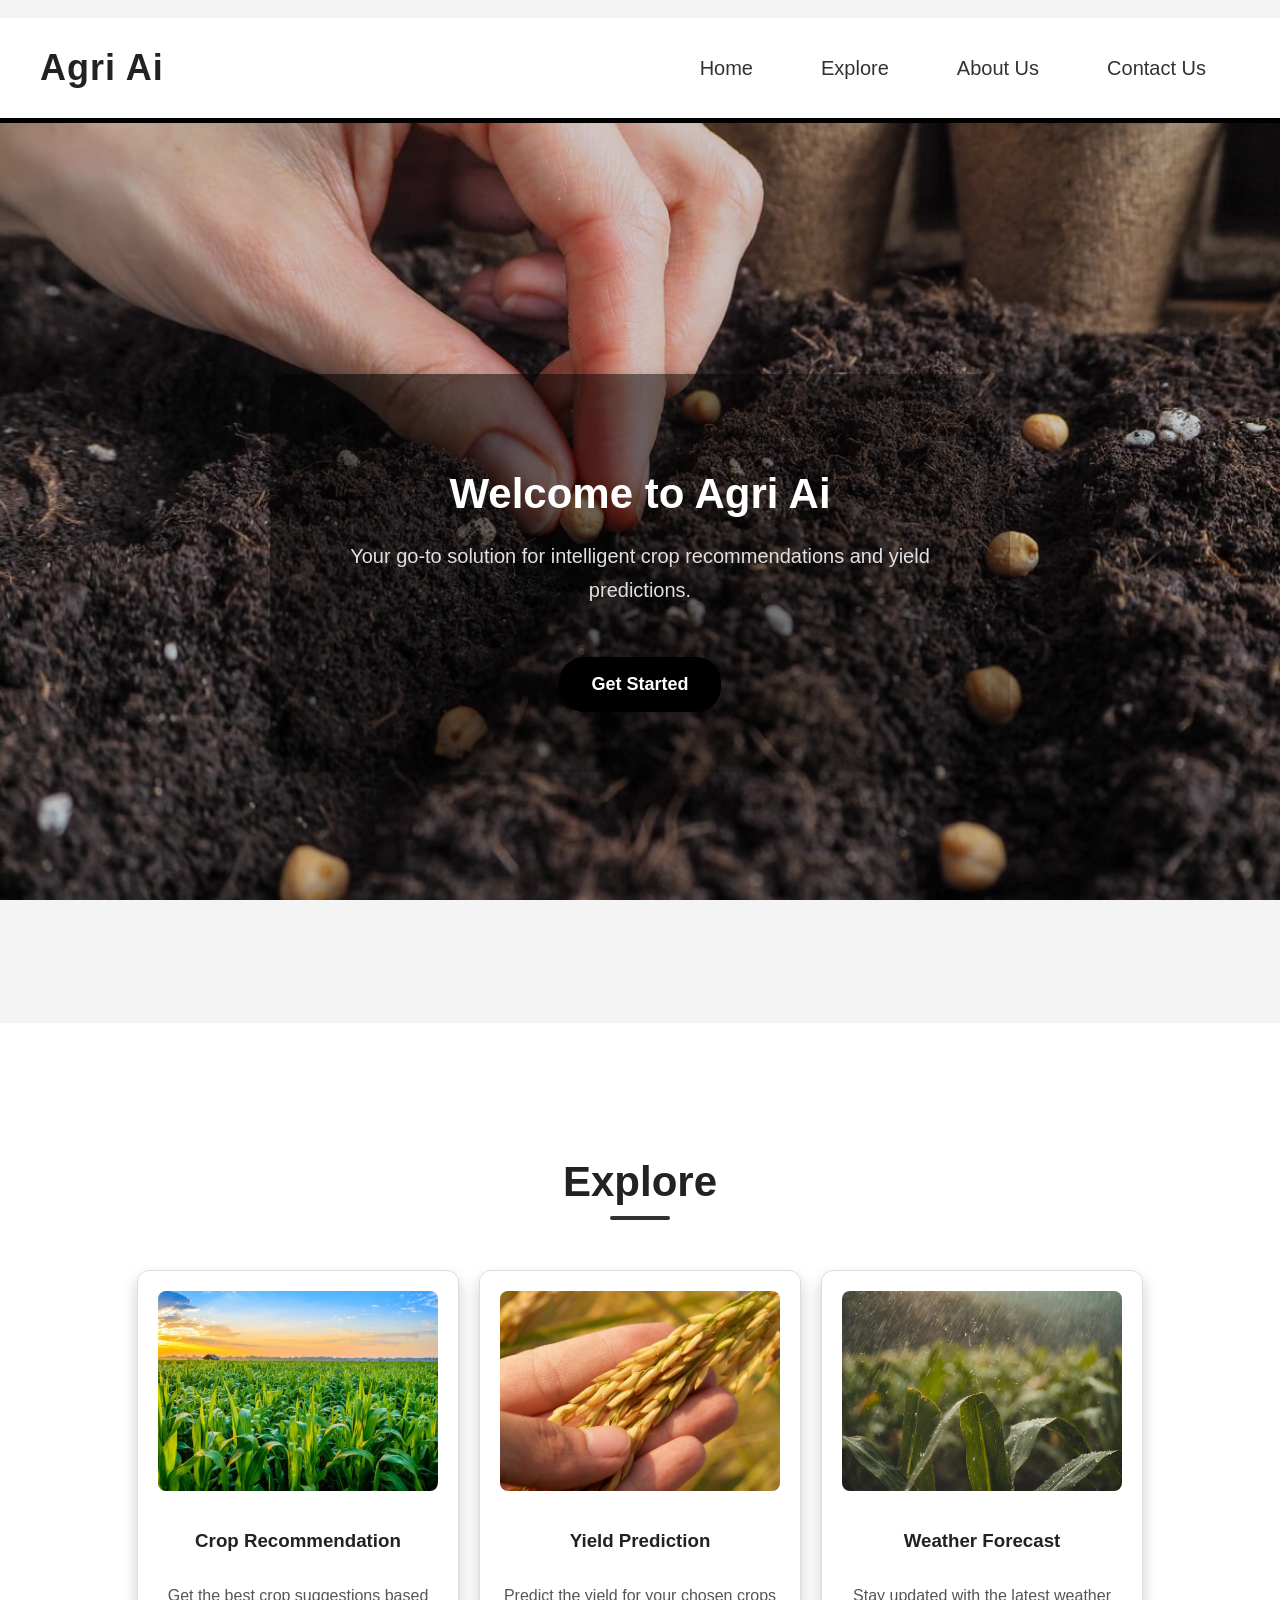
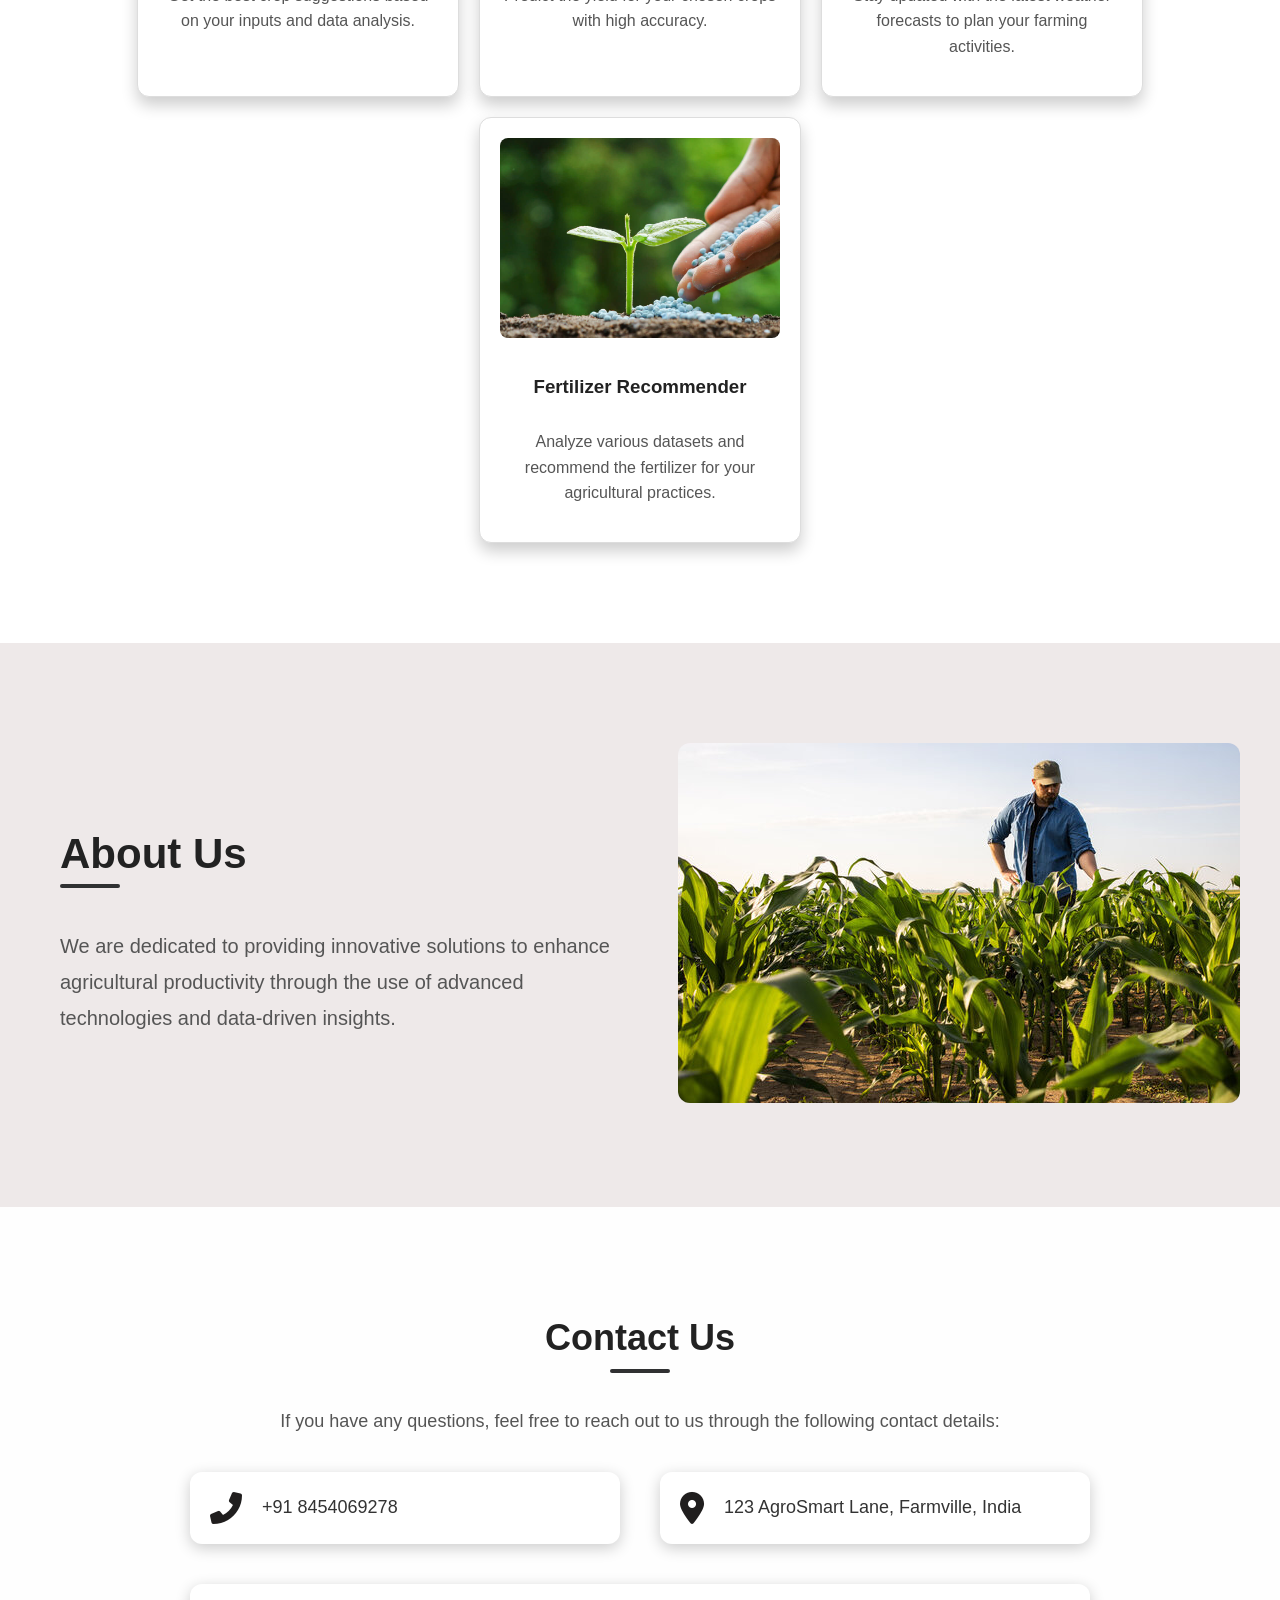
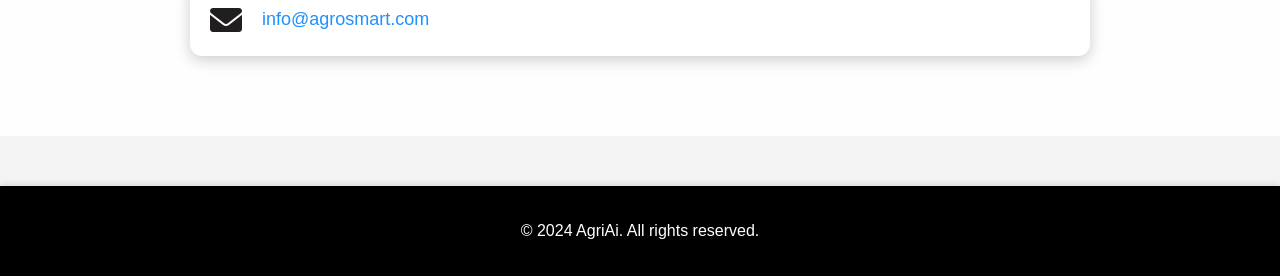
<file: templates/index.html>
<!DOCTYPE html>
<html lang="en">
  <head>
    <meta charset="UTF-8" />
    <meta name="viewport" content="width=device-width, initial-scale=1.0" />
    <title>Crop Recommender System</title>
    <link rel="stylesheet" href="../static/css/style.css" />
    <link
      rel="icon"
      type="image/png"
      href="../static/image/Untitled design.png"
    />
    <link
      rel="stylesheet"
      href="https://cdnjs.cloudflare.com/ajax/libs/font-awesome/6.0.0-beta3/css/all.min.css"
    />
    <style>
      html {
        scroll-behavior: smooth;
      }

      .translate-section {
        margin-left: auto;
        margin-right: 20px; /* Space on the right */
      }

      /* Styles for the language dropdown */
      #google_translate_element {
        display: inline-block;
      }

      #google_translate_element select {
        padding: 8px 12px;
        border: none;
        border-radius: 5px;
        background-color: white; /* White background for dropdown */
        color: #333; /* Dark text color */
        font-size: 14px; /* Font size */
        box-shadow: 0 2px 5px rgba(0, 0, 0, 0.2); /* Shadow for depth */
        transition: background-color 0.3s ease; /* Smooth transition */
      }

      #google_translate_element select:hover {
        background-color: white; /* Light grey on hover */
      }

      /* Hide "Powered by Google Translate" */
      .skiptranslate > iframe.skiptranslate {
        display: none !important; /* Hides iframe that shows the "Powered by Google Translate" */
      }

      /* For hiding the original text */
      body {
        top: 0 !important; /* To prevent any unnecessary space */
      }
    </style>
    <!-- You can place this script in a separate file or in the <head> -->
    <script>
      document.addEventListener("DOMContentLoaded", function () {
        document.querySelectorAll('a[href^="#"]').forEach((anchor) => {
          anchor.addEventListener("click", function (e) {
            e.preventDefault();
            document.querySelector(this.getAttribute("href")).scrollIntoView({
              behavior: "smooth",
            });
          });
        });
      });
    </script>
  </head>
  <body>
    <!-- Language selection dropdown with Google Translate -->
    <div class="translate-section" id="google_translate_element"></div>
    <header>
      <div class="container">
        <h1 class="logo">Agri Ai</h1>
        <nav>
          <ul>
            <li><a href="#home">Home</a></li>
            <li><a href="#features">Explore</a></li>
            <li><a href="#about">About Us</a></li>
            <li><a href="#contact">Contact Us</a></li>
          </ul>
        </nav>
      </div>
    </header>

    <section id="home">
      <div class="intro">
        <h1>Welcome to Agri Ai</h1>
        <p>
          Your go-to solution for intelligent crop recommendations and yield
          predictions.
        </p>
        <a href="/login" class="btn" id="get-started-btn"
          >Get Started</a
        >
      </div>
    </section>

    <section id="features" class="features-section">
      <h2>Explore</h2>
      <div class="features-container">
        <div class="feature-box">
          <img src="../static/image/crops-grow.jpg" alt="Crop Recommendation" />
          <h3>Crop Recommendation</h3>
          <p>
            Get the best crop suggestions based on your inputs and data
            analysis.
          </p>
        </div>
        <div class="feature-box">
          <img src="../static/image/crop-yeild.jpg" alt="Yield Prediction" />
          <h3>Yield Prediction</h3>
          <p>Predict the yield for your chosen crops with high accuracy.</p>
        </div>
        <div class="feature-box">
          <img src="../static/image/crop-rain.jpg" alt="Weather Forecast" />
          <h3>Weather Forecast</h3>
          <p>
            Stay updated with the latest weather forecasts to plan your farming
            activities.
          </p>
        </div>
        <div class="feature-box">
          <img
            src="../static/image/crop-fertilizer.jpg"
            alt="Fertilizer Recommender"
          />
          <h3>Fertilizer Recommender</h3>
          <p>
            Analyze various datasets and recommend the fertilizer for your
            agricultural practices.
          </p>
        </div>
      </div>
    </section>

    <section id="about" class="about-section">
      <div class="about-content">
        <div class="about-text">
          <h2>About Us</h2>
          <p>
            We are dedicated to providing innovative solutions to enhance
            agricultural productivity through the use of advanced technologies
            and data-driven insights.
          </p>
        </div>
        <div class="about-image">
          <img src="../static/image/farm.jpg" alt="About Us" />
        </div>
      </div>
    </section>

    <section id="contact" class="contact-section">
      <h2>Contact Us</h2>
      <p>
        If you have any questions, feel free to reach out to us through the
        following contact details:
      </p>
      <div class="contact-details">
        <div class="contact-item">
          <i class="fas fa-phone-alt"></i>
          <p>+91 8454069278</p>
        </div>
        <div class="contact-item">
          <i class="fas fa-map-marker-alt"></i>
          <p>123 AgroSmart Lane, Farmville, India</p>
        </div>
        <div class="contact-item">
          <i class="fas fa-envelope"></i>
          <p><a href="mailto:info@agrosmart.com">info@agrosmart.com</a></p>
        </div>
      </div>
    </section>
    <!-- Google Translate Script -->
    <script type="text/javascript">
      function googleTranslateElementInit() {
        new google.translate.TranslateElement(
          {
            pageLanguage: "en",
            includedLanguages: "en,hi,mr",
            layout: google.translate.TranslateElement.InlineLayout.SIMPLE,
          },
          "google_translate_element"
        );

        // Store the selected language in local storage
        function setLanguage(lang) {
          localStorage.setItem("preferredLanguage", lang);
        }

        // Retrieve the preferred language from local storage
        function getPreferredLanguage() {
          return localStorage.getItem("preferredLanguage") || "en"; // Default to English
        }

        // Load the selected language on page load
        window.onload = function () {
          const preferredLanguage = getPreferredLanguage();
          if (preferredLanguage) {
            document.querySelector("#google_translate_element select").value =
              preferredLanguage; // Set the dropdown to the stored language
            setLanguage(preferredLanguage); // Call setLanguage function to store it
          }
        };

        // Add event listener to the dropdown to save the selected language
        document.addEventListener("change", function (event) {
          if (event.target.matches("#google_translate_element select")) {
            setLanguage(event.target.value);
          }
        });
      }
    </script>
    <script
      type="text/javascript"
      src="//translate.google.com/translate_a/element.js?cb=googleTranslateElementInit"
    ></script>

    <footer>
      <p>&copy; 2024 AgriAi. All rights reserved.</p>
    </footer>
  </body>
</html>
</file>
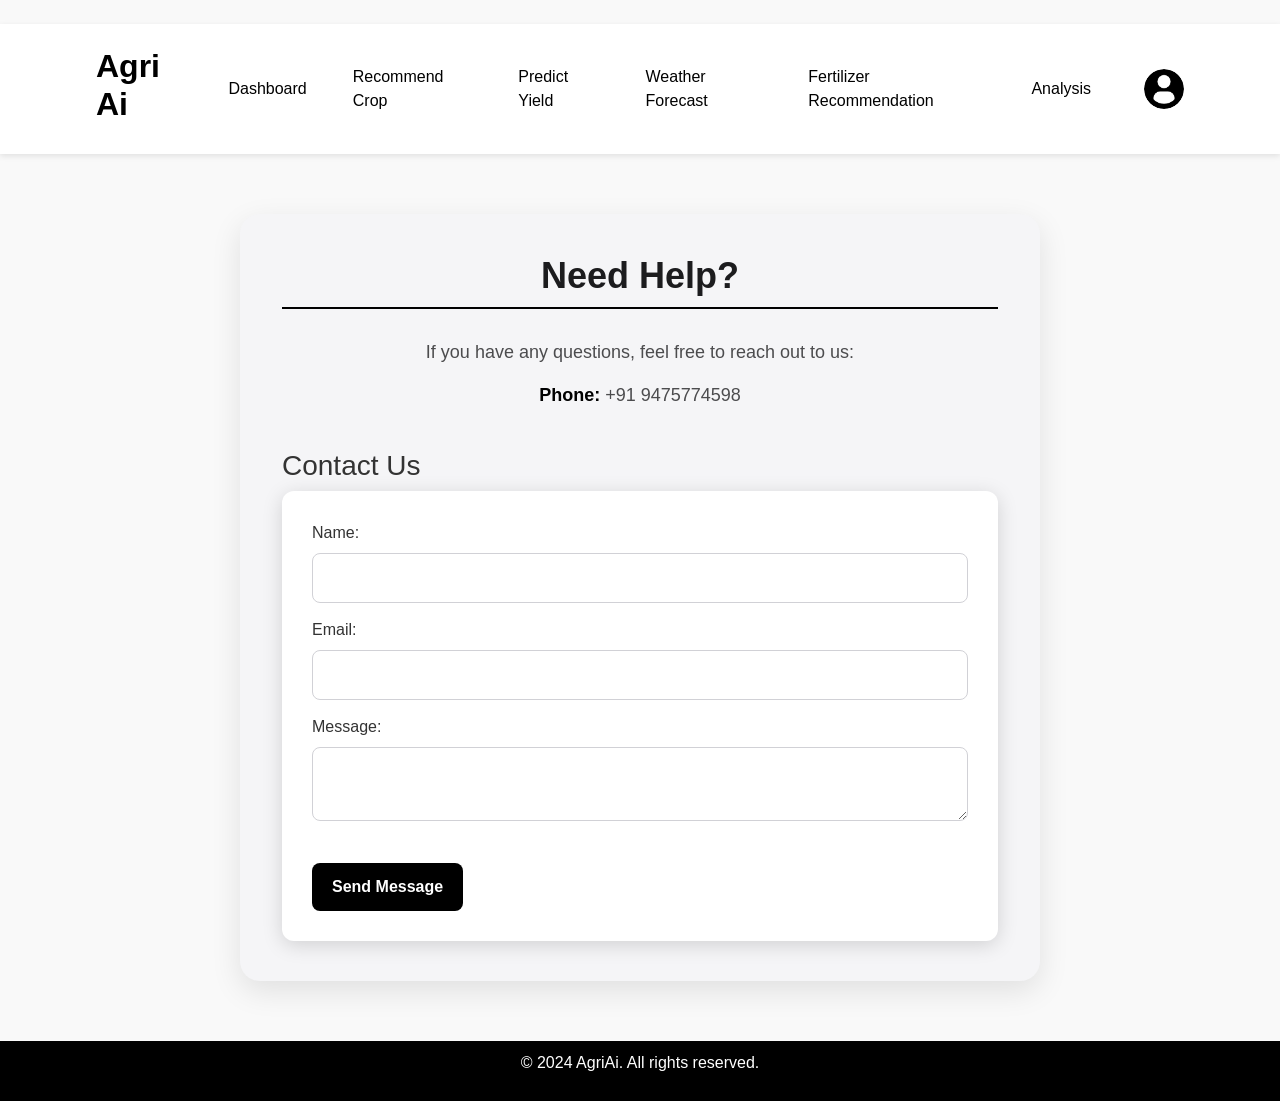
<file: templates/help.html>
<!DOCTYPE html>
<html lang="en">
  <head>
    <meta charset="UTF-8" />
    <meta name="viewport" content="width=device-width, initial-scale=1.0" />
    <title>Help - AgroSmart</title>
    <link
      href="https://cdn.jsdelivr.net/npm/bootstrap@5.0.2/dist/css/bootstrap.min.css"
      rel="stylesheet"
      integrity="sha384-EVSTQN3/azprG1Anm3QDgpJLIm9Nao0Yz1ztcQTwFspd3yD65VohhpuuCOmLASjC"
      crossorigin="anonymous"
    />
    <script
      src="https://cdn.jsdelivr.net/npm/bootstrap@5.0.2/dist/js/bootstrap.bundle.min.js"
      integrity="sha384-MrcW6ZMFYlzcLA8Nl+NtUVF0sA7MsXsP1UyJoMp4YLEuNSfAP+JcXn/tWtIaxVXM"
      crossorigin="anonymous"
    ></script>
    <link
      rel="icon"
      type="image/png"
      href="../static/image/Untitled design.png"
    />
    <link rel="stylesheet" href="../static/css/help.css" />
    <style>
      html {
        scroll-behavior: smooth;
      }

      .translate-section {
        margin-left: auto;
      }

      /* Styles for the language dropdown */
      #google_translate_element {
        display: inline-block;
        z-index: 1001; /* Ensure it's above the header */
      }

      #google_translate_element select {
        padding: 8px 12px;
        border: none;
        border-radius: 5px;
        background-color: white; /* White background for dropdown */
        color: #333; /* Dark text color */
        font-size: 14px; /* Font size */
        box-shadow: 0 2px 5px rgba(0, 0, 0, 0.2); /* Shadow for depth */
        transition: background-color 0.3s ease; /* Smooth transition */
      }

      #google_translate_element select:hover {
        background-color: white; /* Light grey on hover */
      }

      /* Hide "Powered by Google Translate" */
      .skiptranslate > iframe.skiptranslate {
        display: none !important; /* Hides iframe that shows the "Powered by Google Translate" */
      }

      /* For hiding the original text */
      body {
        top: 0 !important; /* To prevent any unnecessary space */
      }
    </style>
  </head>
  <body>
    <!-- Language selection dropdown with Google Translate -->
    <div class="translate-section" id="google_translate_element"></div>
    <header>
      <div class="container">
        <h1 class="logo">Agri Ai</h1>
        <div class="nav-right">
          <nav>
            <ul>
              <li><a href="/dashboard">Dashboard</a></li>
              <li>
                <a href="/crop-recommend">Recommend Crop</a>
              </li>
              <li>
                <a href="/yield-predict">Predict Yield</a>
              </li>
              <li>
                <a href="/weather-forecast">Weather Forecast</a>
              </li>
              <li>
                <a href="/fertilizer-recommend">Fertilizer Recommendation</a>
              </li>
              <li><a href="/analysis">Analysis</a></li>
            </ul>
          </nav>
          <div class="user-menu">
            <img
              src="../static/image/user-logo.png"
              alt="User"
              class="user-icon"
              onclick="toggleUserMenu()"
            />
            <div class="user-dropdown" id="user-dropdown">
              <a href="/profile">View Profile</a>
              <a href="/help">Help ?</a>
              <a href="/logout">Logout</a>
            </div>
          </div>
        </div>
      </div>
    </header>

    <section id="help">
      <div class="container">
        <h2>Need Help?</h2>
        <div class="contact-info">
          <p>If you have any questions, feel free to reach out to us:</p>
          <p><strong>Phone:</strong> +91 9475774598</p>
          <!-- Replace with your contact number -->
        </div>

        <h3>Contact Us</h3>
        <form
          id="helpForm"
          action="https://api.web3forms.com/submit"
          method="POST"
        >
          <input
            type="hidden"
            name="access_key"
            value="your-secret-key"
          />
          <label for="name">Name:</label>
          <input type="text" id="name" name="name" required />

          <label for="email">Email:</label>
          <input type="email" id="email" name="email" required />

          <label for="message">Message:</label>
          <textarea id="message" name="message" required></textarea>

          <button type="submit">Send Message</button>
        </form>
      </div>
    </section>
    <script>
      function toggleUserMenu() {
        const userDropdown = document.getElementById("user-dropdown");
        userDropdown.classList.toggle("show");
      }

      function logout() {
        window.location.href = "{{ url_for('logout') }}";
      }

      // Close the dropdown if the user clicks outside of it
      window.onclick = function (event) {
        if (!event.target.matches(".user-icon")) {
          const dropdowns = document.getElementsByClassName("user-dropdown");
          for (let i = 0; i < dropdowns.length; i++) {
            const openDropdown = dropdowns[i];
            if (openDropdown.classList.contains("show")) {
              openDropdown.classList.remove("show");
            }
          }
        }
      };
    </script>

    <!-- Google Translate Script -->
    <script type="text/javascript">
      function googleTranslateElementInit() {
        new google.translate.TranslateElement(
          {
            pageLanguage: "en",
            includedLanguages: "en,hi,mr",
            layout: google.translate.TranslateElement.InlineLayout.SIMPLE,
          },
          "google_translate_element"
        );

        // Store the selected language in local storage
        function setLanguage(lang) {
          localStorage.setItem("preferredLanguage", lang);
        }

        // Retrieve the preferred language from local storage
        function getPreferredLanguage() {
          return localStorage.getItem("preferredLanguage") || "en"; // Default to English
        }

        // Load the selected language on page load
        window.onload = function () {
          const preferredLanguage = getPreferredLanguage();
          if (preferredLanguage) {
            document.querySelector("#google_translate_element select").value =
              preferredLanguage; // Set the dropdown to the stored language
            setLanguage(preferredLanguage); // Call setLanguage function to store it
          }
        };

        // Add event listener to the dropdown to save the selected language
        document.addEventListener("change", function (event) {
          if (event.target.matches("#google_translate_element select")) {
            setLanguage(event.target.value);
          }
        });
      }
    </script>
    <script
      type="text/javascript"
      src="//translate.google.com/translate_a/element.js?cb=googleTranslateElementInit"
    ></script>

    <footer>
      <p>&copy; 2024 AgriAi. All rights reserved.</p>
    </footer>
  </body>
</html>
</file>
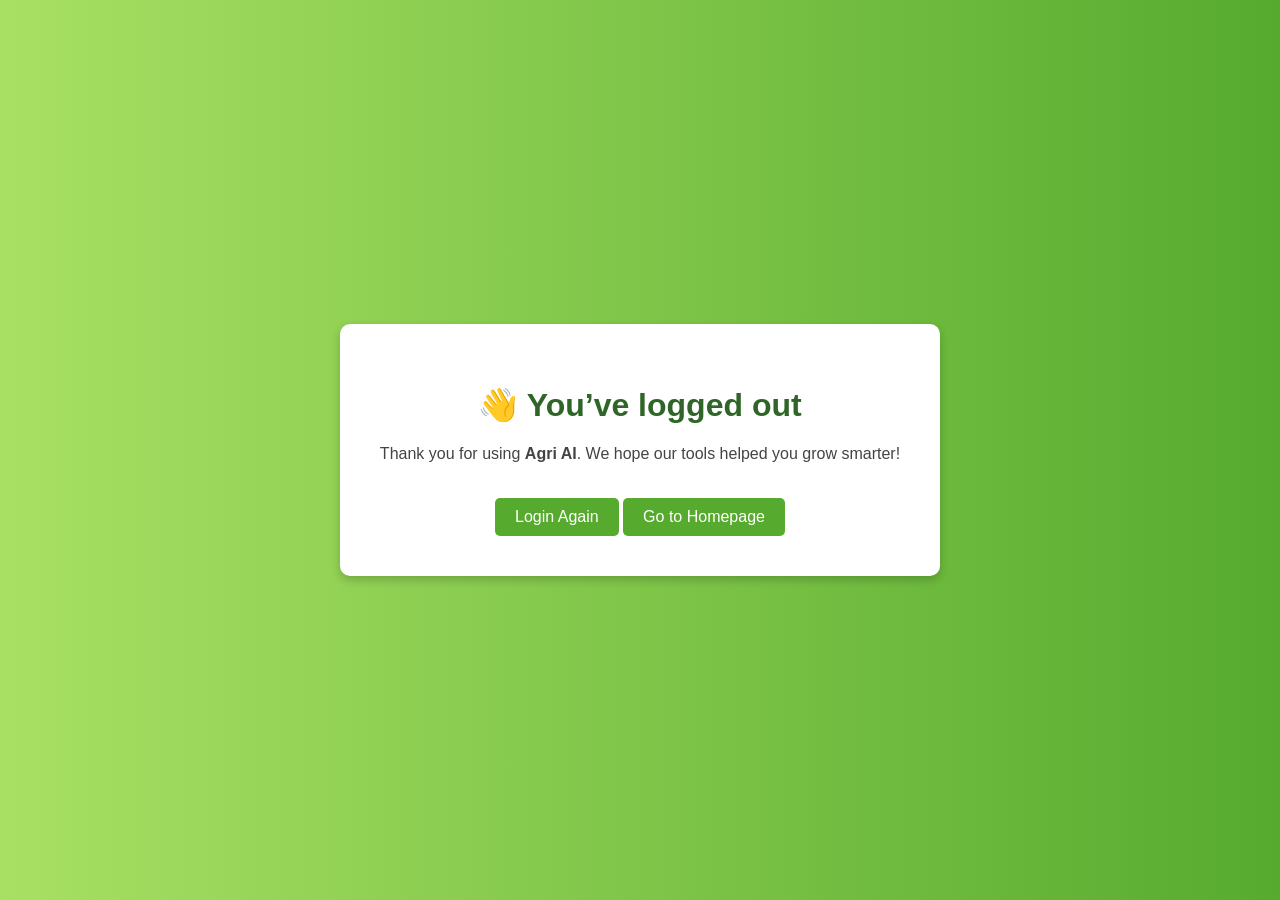
<file: templates/logout.html>
<!DOCTYPE html>
<html lang="en">
<head>
  <meta charset="UTF-8">
  <meta name="viewport" content="width=device-width, initial-scale=1.0">
  <title>Logout - Agri AI</title>
  <style>
    body {
      font-family: Arial, sans-serif;
      background: linear-gradient(to right, #a8e063, #56ab2f);
      display: flex;
      justify-content: center;
      align-items: center;
      height: 100vh;
      margin: 0;
    }
    .logout-container {
      background: #fff;
      padding: 40px;
      border-radius: 10px;
      text-align: center;
      box-shadow: 0 4px 10px rgba(0,0,0,0.2);
    }
    h1 {
      color: #2f6627;
    }
    p {
      margin: 15px 0;
      color: #444;
    }
    .btn {
      display: inline-block;
      padding: 10px 20px;
      margin-top: 20px;
      background: #56ab2f;
      color: #fff;
      text-decoration: none;
      border-radius: 5px;
      transition: background 0.3s;
    }
    .btn:hover {
      background: #2f6627;
    }
  </style>
</head>
<body>
  <div class="logout-container">
    <h1>👋 You’ve logged out</h1>
    <p>Thank you for using <strong>Agri AI</strong>. We hope our tools helped you grow smarter!</p>
    <a href="/login" class="btn">Login Again</a>
    <a href="/" class="btn">Go to Homepage</a>
  </div>
</body>
</html>
</file>
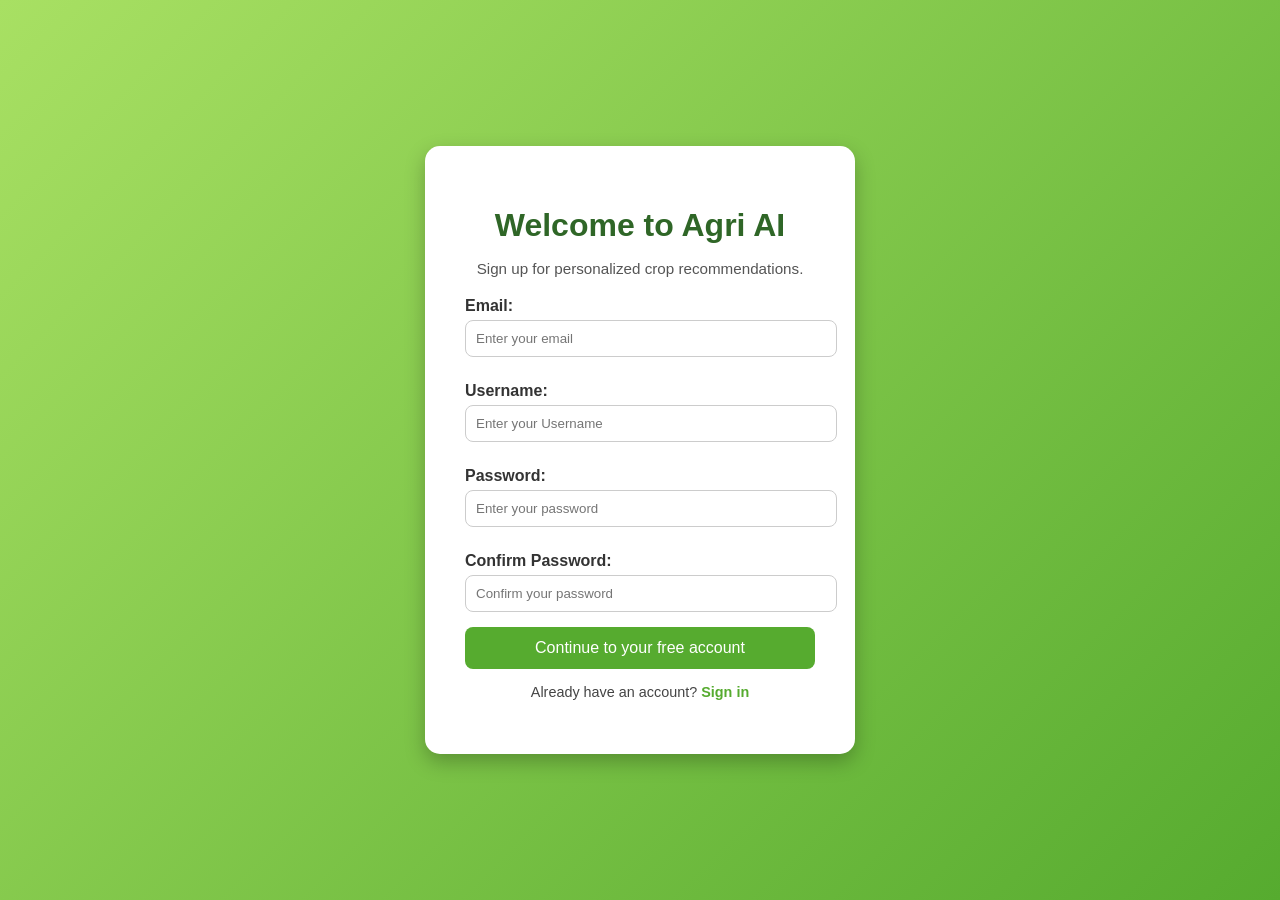
<file: templates/signup.html>
<!DOCTYPE html>
<html lang="en">
<head>
  <meta charset="UTF-8">
  <meta name="viewport" content="width=device-width, initial-scale=1.0">
  <title>Agri AI - Signup</title>
  <style>
    body {
      font-family: 'Segoe UI', sans-serif;
      background: linear-gradient(135deg, #a8e063, #56ab2f);
      display: flex;
      justify-content: center;
      align-items: center;
      height: 100vh;
      margin: 0;
    }

    .form-container {
      background: #fff;
      padding: 40px;
      border-radius: 15px;
      box-shadow: 0 8px 20px rgba(0,0,0,0.25);
      width: 350px;
      text-align: center;
      animation: fadeIn 1s ease;
    }

    @keyframes fadeIn {
      from {opacity: 0; transform: translateY(-20px);}
      to {opacity: 1; transform: translateY(0);}
    }

    h1 {
      color: #2f6627;
      margin-bottom: 10px;
    }

    .subtitle {
      color: #555;
      font-size: 0.95em;
      margin-bottom: 20px;
    }

    label {
      display: block;
      text-align: left;
      margin: 10px 0 5px;
      font-weight: bold;
      color: #333;
    }

    input {
      width: 100%;
      padding: 10px;
      margin-bottom: 15px;
      border: 1px solid #ccc;
      border-radius: 8px;
      transition: border-color 0.3s, box-shadow 0.3s;
    }

    input:focus {
      border-color: #56ab2f;
      box-shadow: 0 0 8px rgba(86,171,47,0.4);
      outline: none;
    }

    button {
      width: 100%;
      padding: 12px;
      background: #56ab2f;
      color: #fff;
      border: none;
      border-radius: 8px;
      font-size: 1em;
      cursor: pointer;
      transition: background 0.3s, transform 0.2s;
    }

    button:hover {
      background: #2f6627;
      transform: scale(1.05);
    }

    .login {
      margin-top: 15px;
      font-size: 0.9em;
      color: #444;
    }

    .login a {
      color: #56ab2f;
      text-decoration: none;
      font-weight: bold;
    }

    .login a:hover {
      text-decoration: underline;
    }
  </style>
</head>
<body>
  <!-- Signup Form -->
  <div class="form-container signup-form" id="signup-form">
    <h1>Welcome to Agri AI</h1>
    <p class="subtitle">Sign up for personalized crop recommendations.</p>
    <form method="POST" action="/signup">
      <label for="email">Email:</label>
      <input type="email" id="email" name="email" placeholder="Enter your email" required />

      <label for="username">Username:</label>
      <input type="text" id="username" name="username" placeholder="Enter your Username" required />

      <label for="password">Password:</label>
      <input type="password" id="password" name="password" placeholder="Enter your password" required />

      <label for="confirm_password">Confirm Password:</label>
      <input type="password" id="confirm_password" name="confirm_password" placeholder="Confirm your password" required />

      <button type="submit">Continue to your free account</button>
    </form>
    <p class="login">
      Already have an account? <a href="/login" id="show-login">Sign in</a>
    </p>
  </div>
</body>
</html>
</file>
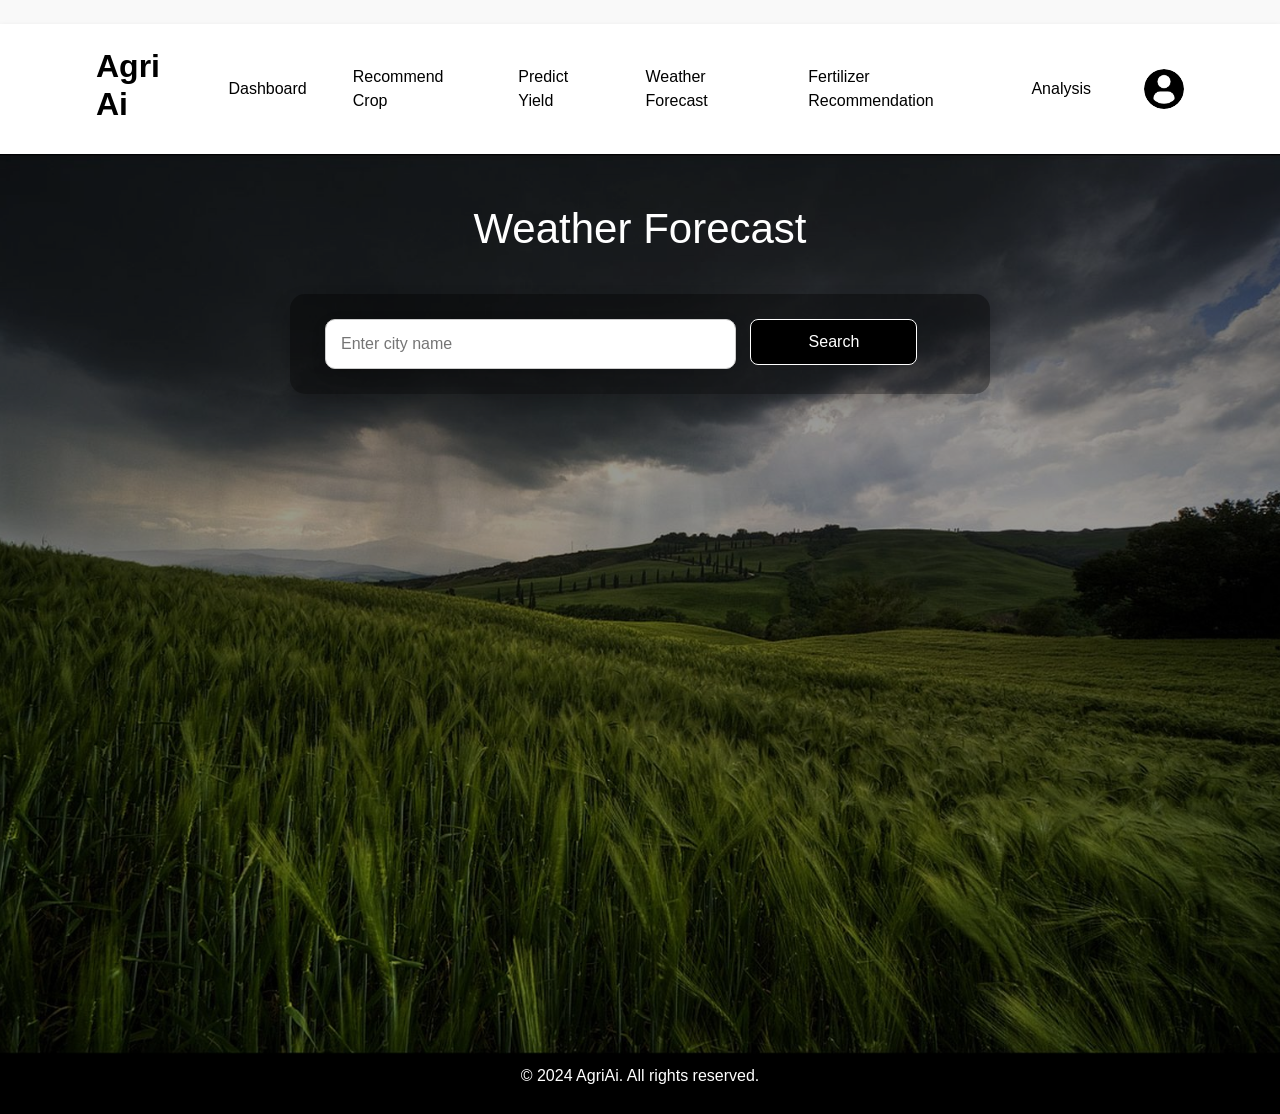
<file: templates/weather-forecast.html>
<!DOCTYPE html>
<html lang="en">
  <head>
    <meta charset="UTF-8" />
    <meta name="viewport" content="width=device-width, initial-scale=1.0" />
    <title>Weather Forecast</title>
    <link
      href="https://cdn.jsdelivr.net/npm/bootstrap@5.0.2/dist/css/bootstrap.min.css"
      rel="stylesheet"
      integrity="sha384-EVSTQN3/azprG1Anm3QDgpJLIm9Nao0Yz1ztcQTwFspd3yD65VohhpuuCOmLASjC"
      crossorigin="anonymous"
    />
    <script
      src="https://cdn.jsdelivr.net/npm/bootstrap@5.0.2/dist/js/bootstrap.bundle.min.js"
      integrity="sha384-MrcW6ZMFYlzcLA8Nl+NtUVF0sA7MsXsP1UyJoMp4YLEuNSfAP+JcXn/tWtIaxVXM"
      crossorigin="anonymous"
    ></script>
    <link
      rel="icon"
      type="image/png"
      href="../static/image/Untitled design.png"
    />
    <link rel="stylesheet" href="../static/css/weather.css" />
    <style>
      html {
        scroll-behavior: smooth;
      }

      .translate-section {
        margin-left: auto;
      }

      /* Styles for the language dropdown */
      #google_translate_element {
        display: inline-block;
        z-index: 1001; /* Ensure it's above the header */
      }

      #google_translate_element select {
        padding: 8px 12px;
        border: none;
        border-radius: 5px;
        background-color: white; /* White background for dropdown */
        color: #333; /* Dark text color */
        font-size: 14px; /* Font size */
        box-shadow: 0 2px 5px rgba(0, 0, 0, 0.2); /* Shadow for depth */
        transition: background-color 0.3s ease; /* Smooth transition */
      }

      #google_translate_element select:hover {
        background-color: white; /* Light grey on hover */
      }

      /* Hide "Powered by Google Translate" */
      .skiptranslate > iframe.skiptranslate {
        display: none !important; /* Hides iframe that shows the "Powered by Google Translate" */
      }

      /* For hiding the original text */
      body {
        top: 0 !important; /* To prevent any unnecessary space */
      }
    </style>
  </head>
  <body>
    <!-- Language selection dropdown with Google Translate -->
    <div class="translate-section" id="google_translate_element"></div>
    <header>
      <div class="container">
        <h1 class="logo">Agri Ai</h1>
        <div class="nav-right">
          <nav>
            <ul>
              <li><a href="/dashboard">Dashboard</a></li>
              <li>
                <a href="/crop-recommend">Recommend Crop</a>
              </li>
              <li>
                <a href="/yield-predict">Predict Yield</a>
              </li>
              <li>
                <a href="/weather-forecast">Weather Forecast</a>
              </li>
              <li>
                <a href="/fertilizer-recommend">Fertilizer Recommendation</a>
              </li>
              <li><a href="/analysis">Analysis</a></li>
            </ul>
          </nav>
          <div class="user-menu">
            <img
              src="../static/image/user-logo.png"
              alt="User"
              class="user-icon"
              onclick="toggleUserMenu()"
            />
            <div class="user-dropdown" id="user-dropdown">
              <a href="/profile">View Profile</a>
              <a href="/help">Help ?</a>
              <a href="/logout">Logout</a>
            </div>
          </div>
        </div>
      </div>
    </header>

    <section class="weather-section">
      <div class="container">
        <h1>Weather Forecast</h1>
        <form id="weather-form">
          <input
            type="text"
            id="city"
            name="city"
            placeholder="Enter city name"
            required
          />
          <button type="submit">Search</button>
        </form>
        <div class="weather-card-container">
          <div id="weather-container"></div>
        </div>
      </div>
    </section>

    <footer>
      <p>&copy; 2024 AgriAi. All rights reserved.</p>
    </footer>

    <script>
      document
        .getElementById("weather-form")
        .addEventListener("submit", function (event) {
          event.preventDefault();
          let city = document.getElementById("city").value;
          let apiKey = "9736d84f2b387d052f9dfbfaea880970";
          let forecastUrl = `https://api.openweathermap.org/data/2.5/forecast?q=${city}&appid=${apiKey}&units=metric`;

          // Fetch weather forecast
          fetch(forecastUrl)
            .then((response) => response.json())
            .then((data) => {
              if (data.cod === "200") {
                let forecast = extractWeatherInfo(data);
                let forecastHtml = "";
                forecast.forEach((day) => {
                  forecastHtml += `
              <div class="weather-card">
                <h2>${day.dateTime}</h2>
                <p><strong>Weather:</strong> ${day.weather}</p>
                <p><strong>Temperature:</strong> ${day.temperature}°C</p>
                <p><strong>Humidity:</strong> ${day.humidity}%</p>
                <p style="color: ${day.rainfall ? "red" : "green"};">
                  ${
                    day.rainfall
                      ? "Rainfall expected. No need to add fertilizer."
                      : "No rainfall expected. You can add fertilizer."
                  }
                </p>
              </div>
            `;
                });
                document.getElementById("weather-container").innerHTML =
                  forecastHtml;
              } else {
                document.getElementById(
                  "weather-container"
                ).innerHTML = `<p style="color: white;">Unable to fetch forecast data</p>`;
              }
            })
            .catch((error) => {
              console.error("Error fetching forecast data:", error);
            });
        });

      // Function to extract weather info
      function extractWeatherInfo(data) {
        let forecast = [];
        for (let i = 0; i < 3; i++) {
          let weatherEntry = data.list[i * 8]; // Data is provided in 3-hour intervals
          let dateTime = new Date(weatherEntry.dt_txt);

          // Format date and time as "dd-mm-yy hh:mm AM/PM"
          let hours = dateTime.getHours();
          let minutes = String(dateTime.getMinutes()).padStart(2, "0");

          // Convert to 12-hour format
          let ampm = hours >= 12 ? "PM" : "AM";
          hours = hours % 12;
          hours = hours ? String(hours).padStart(2, "0") : "12"; // the hour '0' should be '12'

          let formattedDateTime = `${String(dateTime.getDate()).padStart(
            2,
            "0"
          )}-${String(dateTime.getMonth() + 1).padStart(
            2,
            "0"
          )}-${dateTime.getFullYear()} ${hours}:${minutes} ${ampm}`;

          let weatherInfo = {
            dateTime: formattedDateTime, // Use formatted date and time
            weather: weatherEntry.weather[0].description,
            temperature: weatherEntry.main.temp,
            humidity: weatherEntry.main.humidity,
            rainfall: weatherEntry.rain ? weatherEntry.rain["1h"] > 0 : false,
          };
          forecast.push(weatherInfo);
        }
        return forecast;
      }

      // Toggle user dropdown menu
      function toggleUserMenu() {
        const userDropdown = document.getElementById("user-dropdown");
        userDropdown.classList.toggle("show");
      }

      function logout() {
        window.location.href = "{{ url_for('logout') }}";
      }

      // Close the dropdown if the user clicks outside of it
      window.onclick = function (event) {
        if (!event.target.matches(".user-icon")) {
          const dropdowns = document.getElementsByClassName("user-dropdown");
          for (let i = 0; i < dropdowns.length; i++) {
            const openDropdown = dropdowns[i];
            if (openDropdown.classList.contains("show")) {
              openDropdown.classList.remove("show");
            }
          }
        }
      };
    </script>
    <!-- Google Translate Script -->
    <script type="text/javascript">
      function googleTranslateElementInit() {
        new google.translate.TranslateElement(
          {
            pageLanguage: "en",
            includedLanguages: "en,hi,mr",
            layout: google.translate.TranslateElement.InlineLayout.SIMPLE,
          },
          "google_translate_element"
        );

        // Store the selected language in local storage
        function setLanguage(lang) {
          localStorage.setItem("preferredLanguage", lang);
        }

        // Retrieve the preferred language from local storage
        function getPreferredLanguage() {
          return localStorage.getItem("preferredLanguage") || "en"; // Default to English
        }

        // Load the selected language on page load
        window.onload = function () {
          const preferredLanguage = getPreferredLanguage();
          if (preferredLanguage) {
            document.querySelector("#google_translate_element select").value =
              preferredLanguage; // Set the dropdown to the stored language
            setLanguage(preferredLanguage); // Call setLanguage function to store it
          }
        };

        // Add event listener to the dropdown to save the selected language
        document.addEventListener("change", function (event) {
          if (event.target.matches("#google_translate_element select")) {
            setLanguage(event.target.value);
          }
        });
      }
    </script>
    <script
      type="text/javascript"
      src="//translate.google.com/translate_a/element.js?cb=googleTranslateElementInit"
    ></script>
  </body>
</html>
</file>
<file: static/css/style.css>
/* General Styles */
body {
  font-family: "Helvetica Neue", Arial, sans-serif;
  margin: 0;
  padding: 0;
  box-sizing: border-box;
  color: #333;
  background-color: #f4f4f4; /* Light gray background */
}

/* For webkit browsers (Chrome, Safari) */
body::-webkit-scrollbar {
  display: none;
}
/* Header Styles */
header {
  background-color: #ffffff; /* White */
  color: #333;
  padding: 5px 0;
  box-shadow: 0 4px 8px rgba(0, 0, 0, 0.1);
  border-bottom: 5px solid #000000; /* White border */
}

header .container {
  display: flex;
  justify-content: space-between;
  align-items: center;
  max-width: 1200px;
  margin: auto;
  padding: 0 20px;
}

header .logo {
  font-size: 36px;
  font-weight: bold;
  display: flex;
  color: #222; /* Darker black */
  letter-spacing: 1px;
}

header nav ul {
  list-style: none;
  margin: 0;
  padding: 0;
  display: flex;
}

header nav ul li {
  margin: 0 8px;
  font-size: 20px;
}

header nav ul li a {
  display: inline-block;
  color: #333; /* Dark gray */
  padding: 12px 24px;
  text-decoration: none;
  border-radius: 25px;
  font-weight: 500;
  transition: background-color 0.3s, transform 0.3s, box-shadow 0.3s;
  border: 2px solid transparent;
}

header nav ul li a:hover {
  background-color: #0c0c0c; /* Dark gray */
  color: #fff; /* White */
  transform: translateY(-3px);
  box-shadow: 0 4px 12px rgba(0, 0, 0, 0.2);
  border: 2px solid #fff; /* White border */
}

/* Home Section Styles */
#home {
  background: url("../image/seed.jpg") no-repeat center center/cover;
  background-attachment: fixed; /* Fixed background image */
  height: 100vh;
  display: flex;
  justify-content: center;
  align-items: center;
  text-align: center;
  color: #ffffff;
}

#home .intro {
  background: linear-gradient(
    135deg,
    rgba(0, 0, 0, 0.6),
    rgba(0, 0, 0, 0.3)
  ); /* Gradient overlay */
  padding: 60px 70px; /* Adjusted padding */
  border-radius: 20px; /* Slightly larger radius */
  box-shadow: 0 12px 24px rgba(0, 0, 0, 0.3); /* Subtle shadow */
  max-width: 700px; /* Constrain width */
  margin: 0 auto; /* Center align */
}

#home .btn {
  display: inline-block;
  background-color: #000000; /* Darker gray */
  color: #ffffff;
  padding: 15px 30px;
  text-decoration: none;
  border-radius: 25px;
  transition: background-color 0.3s, transform 0.3s, box-shadow 0.3s;
  margin-top: 20px;
  border: 2px solid transparent;
  font-size: 18px; /* Consistent button text size */
  font-weight: 600; /* Bold text */
}

#home .intro h1 {
  font-size: 42px; /* Larger and more impactful */
  margin-bottom: 20px;
  color: #ffffff; /* White text color */
  font-weight: 700; /* Bold text for emphasis */
  line-height: 1.2; /* Improved line height for readability */
}

#home .intro p {
  font-size: 20px; /* Slightly smaller, but still prominent */
  margin-bottom: 30px;
  color: #e0e0e0; /* Light gray text for better contrast */
  line-height: 1.7; /* Improved readability */
  max-width: 600px; /* Constrain width for better text alignment */
  margin-left: auto;
  margin-right: auto; /* Center align text */
}

#home .btn:hover {
  background-color: #ffffff; /* White */
  color: #201f1f; /* Dark gray */
  transform: scale(1.05);
  box-shadow: 0 8px 16px rgba(0, 0, 0, 0.3);
  border: 2px solid #000000; /* Dark gray border */
}

/* Features Section Styles */
.features-section {
  padding: 100px 20px;
  background-color: #ffffff; /* White */
  text-align: center;
}

.features-section h2 {
  margin-bottom: 50px;
  font-size: 42px;
  color: #222; /* Darker black */
}

.features-section h2::after {
  content: "";
  display: block;
  width: 60px;
  height: 4px;
  background: #303132; /* Accent color line */
  margin: 10px auto 0;
  border-radius: 2px;
}

.features-container {
  display: flex;
  flex-wrap: wrap;
  justify-content: center;
  gap: 20px;
}

.feature-box {
  background-color: #ffffff;
  border: 1px solid #ddd;
  border-radius: 12px;
  padding: 20px;
  width: 280px;
  box-shadow: 0 8px 16px rgba(0, 0, 0, 0.2);
  transition: transform 0.3s, box-shadow 0.3s;
  display: flex;
  flex-direction: column;
  align-items: center;
}

.feature-box img {
  width: 100%; /* Ensure images fit within the feature-box */
  height: 200px; /* Fixed height for consistent size */
  object-fit: cover; /* Maintain aspect ratio and cover the area */
  border-radius: 8px;
  margin-bottom: 20px;
}

.feature-box:hover {
  transform: translateY(-8px);
  box-shadow: 0 12px 24px rgba(0, 0, 0, 0.3);
}

.feature-box h3 {
  margin-bottom: 15px;
  color: #222; /* Darker black */
}

.feature-box p {
  color: #555; /* Medium dark gray */
  text-align: center;
  line-height: 1.6; /* Improve text readability */
}

/* About Section Styles */
.about-section {
  padding: 100px 20px;
  background-color: #eee9e9; /* Slightly different background color */
}

.about-content {
  display: flex;
  flex-wrap: wrap;
  justify-content: space-between;
  align-items: center;
  max-width: 1200px;
  margin: auto;
}

.about-text {
  flex: 1;
  text-align: left;
  padding: 20px;
  margin-right: 20px; /* Add some spacing between text and image */
}

.about-image {
  flex: 1;
  text-align: right;
}

.about-image img {
  max-width: 100%;
  height: auto;
  border-radius: 12px;
}

.about-section h2 {
  margin-bottom: 30px;
  font-size: 42px;
  color: #222; /* Darker black */
  position: relative;
  display: inline-block;
}

.about-section h2::after {
  content: "";
  display: block;
  width: 60px;
  height: 4px;
  background: #303132; /* Accent color line */
  position: absolute;
  right: 1; /* Align to the right */
  bottom: -10px; /* Position below the heading */
  border-radius: 2px;
}

.about-section p {
  color: #555; /* Medium dark gray */
  font-size: 20px;
  line-height: 1.8; /* Improve text readability */
}

/* Contact Us Section Styles */
.contact-section {
  padding: 80px 20px;
  background: rgba(255, 255, 255, 0.9); /* Transparent white background */
  color: #333; /* Dark gray text color */
  text-align: center;
}

.contact-section h2 {
  font-size: 36px;
  margin-bottom: 20px;
  color: #222; /* Darker gray for the heading */
  font-weight: 700;
  position: relative;
  display: inline-block;
}

.contact-section h2::after {
  content: "";
  display: block;
  width: 60px;
  height: 4px;
  background: #303132; /* Accent color line */
  margin: 10px auto 0;
  border-radius: 2px;
}

.contact-section p {
  font-size: 18px;
  margin-bottom: 40px;
  color: #555; /* Medium dark gray for body text */
}

.contact-details {
  display: flex;
  flex-wrap: wrap;
  justify-content: center;
  gap: 40px; /* Increased gap between items */
  max-width: 900px;
  margin: 0 auto;
}

.contact-item {
  background: #ffffff; /* White background for contact items */
  padding: 20px;
  border-radius: 12px;
  box-shadow: 0 4px 15px rgba(0, 0, 0, 0.2);
  flex: 1 1 280px; /* Responsive flex-basis */
  display: flex;
  align-items: center;
  gap: 20px; /* Increased gap between icon and text */
  transition: transform 0.3s, box-shadow 0.3s;
}

.contact-item:hover {
  transform: translateY(-5px);
  box-shadow: 0 8px 20px rgba(0, 0, 0, 0.3);
}

.contact-item i {
  font-size: 32px;
  color: #201e1e; /* Blue color for icons */
}

.contact-item p {
  margin: 0;
  font-size: 18px;
  color: #333; /* Dark gray for text */
}

.contact-item a {
  color: #1e90ff; /* Blue color for email link */
  text-decoration: none;
  font-weight: 500;
}

.contact-item a:hover {
  text-decoration: underline;
  font-weight: 700;
}

/* Footer Styles */
footer {
  background-color: #000; /* Black */
  color: white;
  text-align: center;
  padding: 20px 0;
  margin-top: 50px;
  box-shadow: 0 -2px 6px rgba(0, 0, 0, 0.1);
}
</file>
<file: static/css/help.css>
/* General Styles */
body {
  font-family: "Helvetica Neue", Arial, sans-serif;
  margin: 0;
  padding: 0;
  box-sizing: border-box;
  color: #333;
  background-color: #f9f9f9; /* Light gray background */
}

/* For webkit browsers (Chrome, Safari) */
body::-webkit-scrollbar {
  display: none;
}

/* Header Styles */
header {
  background-color: #fff; /* White */
  color: #333;
  padding: 15px 0;
  box-shadow: 0 2px 6px rgba(0, 0, 0, 0.1);
  top: 0;
  position: relative;
  z-index: 99;
  width: 100%;
}

header .container {
  padding: 0 26px;
  justify-content: space-between;
  align-items: center;
  display: flex;
}

header .nav-right {
  display: flex;
}

header .logo {
  font-size: 32px;
  font-weight: bold;
  color: #000; /* Black */
}

header nav {
  display: flex;
  align-items: center;
  margin-left: auto; /* Pushes the nav to the extreme right */
}

header nav ul {
  list-style: none;
  margin: 10px;
  padding: 0;
  display: flex;
  align-items: center;
}

header nav ul li {
  margin: 0 5px;
}

header nav ul li a {
  display: inline-block;
  color: #000; /* Black */
  padding: 14px 16px;
  text-decoration: none;
  border-radius: 8px;
  transition: background-color 0.3s, transform 0.3s, box-shadow 0.3s;
  border: 2px solid transparent;
}

header nav ul li a:hover {
  background-color: #000; /* Black */
  color: #fff; /* White */
  transform: scale(1.1);
  box-shadow: 0 8px 16px rgba(0, 0, 0, 0.3);
}

/* User Menu Styles */
.user-menu {
  position: relative;
  display: flex;
  align-items: center;
  margin-left: 20px; /* Space between menu items and user icon */
}

.user-icon {
  width: 40px;
  height: 40px;
  border-radius: 50%;
  cursor: pointer;
  transition: transform 0.3s, box-shadow 0.3s;
}

.user-icon:hover {
  transform: scale(1.1);
  box-shadow: 0 8px 16px rgba(0, 0, 0, 0.3);
}

.user-dropdown {
  display: none;
  position: absolute;
  right: 0;
  top: 50px; /* Adjusted position */
  background-color: #000; /* Black */
  min-width: 160px;
  box-shadow: 0 8px 16px rgba(0, 0, 0, 0.1);
  z-index: 1;
  border-radius: 8px;
  transition: opacity 0.3s;
}

.user-dropdown a {
  color: #fff; /* White */
  padding: 12px 16px;
  text-decoration: none;
  display: block;
  border-radius: 8px;
  transition: background-color 0.3s;
}

.user-dropdown a:hover {
  background-color: #f1f1f1;
  color: #000; /* Black */
}

.user-dropdown.show {
  display: block;
  opacity: 1;
}

/* Help Section Styles */
/* Help Section Styles */
#help {
  padding: 40px 30px; /* Adjusted padding for spaciousness */
  margin: 60px auto; /* Center the section */
  max-width: 800px; /* Max width for readability */
  background-color: #f5f5f7; /* Soft light gray for a cleaner look */
  border-radius: 20px; /* More rounded corners for a modern feel */
  box-shadow: 0 10px 30px rgba(0, 0, 0, 0.1); /* Enhanced shadow for depth */
}

/* Section Heading */
#help h2 {
  font-size: 36px; /* Increased heading size for impact */
  color: #1c1c1e; /* Dark gray text color for better contrast */
  margin-bottom: 30px; /* Increased space below heading */
  text-align: center; /* Center align heading */
  font-family: "Roboto", sans-serif; /* Stylish font */
  font-weight: 600; /* Semi-bold weight for a refined appearance */
  border-bottom: 2px solid #000; /* Underline effect for emphasis */
  padding-bottom: 10px; /* Space between text and underline */
}

/* Contact Info Styling */
.contact-info {
  text-align: center; /* Center align contact info */
  margin-bottom: 40px; /* Space below contact info */
}

/* Contact Info Paragraph */
.contact-info p {
  font-size: 18px; /* Larger paragraph size for readability */
  color: #4c4c4e; /* Medium gray text color */
  line-height: 1.5; /* Improved line height for readability */
}

/* Contact Phone Number */
.contact-info .phone {
  font-size: 20px; /* Increased font size for emphasis */
  font-weight: 700; /* Bold weight for phone number */
  color: #007aff; /* Apple blue for phone number */
  margin-top: 10px; /* Space above phone number */
  text-decoration: none; /* Remove underline from links */
  transition: color 0.3s; /* Transition for hover effect */
}

.contact-info .phone:hover {
  color: #0051ba; /* Darker blue on hover */
  text-decoration: underline; /* Underline on hover for emphasis */
}

/* Strong Text Color */
.contact-info strong {
  color: #000; /* Strong text color */
}

/* Form Styles */
#helpForm {
  background-color: #ffffff; /* White background for the form */
  padding: 30px; /* Padding inside the form */
  border-radius: 12px; /* Rounded corners */
  box-shadow: 0 4px 20px rgba(0, 0, 0, 0.15); /* Soft shadow for depth */
  transition: box-shadow 0.3s; /* Transition for hover effect */
}

/* Form Hover Effect */
#helpForm:hover {
  box-shadow: 0 6px 30px rgba(0, 0, 0, 0.2); /* Shadow on hover */
}

/* Label Styles */
#helpForm label {
  display: block; /* Block display for labels */
  margin-bottom: 8px; /* Space below labels */
  font-weight: 500; /* Medium text for labels */
  color: #333; /* Dark text color */
}

/* Input and Textarea Styles */
#helpForm input,
#helpForm textarea {
  width: 100%; /* Full width inputs */
  padding: 12px; /* Padding inside inputs */
  margin-bottom: 15px; /* Space below inputs */
  border: 1px solid #d1d1d6; /* Light gray border for a softer look */
  border-radius: 8px; /* Rounded corners */
  font-size: 16px; /* Font size for inputs */
  transition: border-color 0.3s, box-shadow 0.3s; /* Smooth transitions for focus state */
}

/* Input Focus Styles */
#helpForm input:focus,
#helpForm textarea:focus {
  border-color: #000000; /* Apple blue for focus */
  box-shadow: 0 0 5px rgba(16, 16, 17, 0.5); /* Light blue glow */
  outline: none; /* Remove default outline */
}

/* Button Styles */
#helpForm button {
  background-color: #000000; /* Apple blue */
  color: #ffffff;
  border-radius: 8px;
  padding: 12px 20px; /* Increased padding for a better button */
  text-align: center;
  border: none;
  cursor: pointer;
  font-size: 16px;
  margin-top: 20px;
  transition: background-color 0.3s, transform 0.3s; /* Added transition for hover effect */
  font-weight: 600; /* Semi-bold for button text */
}

/* Button Hover Effect */
#helpForm button:hover {
  background-color: white;
  color: black;
  border: 2px solid black;
  transform: scale(1.05); /* Darker blue on hover */
}

/* Responsive Design */
@media (max-width: 600px) {
  #help {
    padding: 20px; /* Less padding on smaller screens */
  }

  #helpForm {
    padding: 15px; /* Less padding for the form on smaller screens */
  }

  #help h2 {
    font-size: 28px; /* Responsive heading size */
  }

  .contact-info p {
    font-size: 16px; /* Responsive paragraph size */
  }
}

/* Footer Styles */
footer {
  background-color: #000; /* Black */
  color: white;
  text-align: center;
  padding: 10px 0;
  position: relative;
  bottom: 0;
  width: 100%;
}
</file>
<file: static/css/weather.css>
/* General Styles */
body {
  font-family: "Helvetica Neue", Arial, sans-serif;
  margin: 0;
  padding: 0;
  box-sizing: border-box;
  color: #333;
  background-color: #f9f9f9; /* Light gray background */
}

/* For webkit browsers (Chrome, Safari) */
body::-webkit-scrollbar {
  display: none;
}

/* Header Styles */
header {
  background-color: #fff; /* White */
  color: #333;
  padding: 15px 0;
  box-shadow: 0 2px 6px rgba(0, 0, 0, 0.1);
  top: 0;
  position: relative;
  z-index: 99;
  width: 100%;
}

header .container {
  padding: 0 26px;
  justify-content: space-between;
  align-items: center;
  display: flex;
}

header .nav-right {
  display: flex;
}

header .logo {
  font-size: 32px;
  font-weight: bold;
  color: #000; /* Black */
}

header nav {
  display: flex;
  align-items: center;
  margin-left: auto; /* Pushes the nav to the extreme right */
}

header nav ul {
  list-style: none;
  margin: 10px;
  padding: 0;
  display: flex;
  align-items: center;
}

header nav ul li {
  margin: 0 5px;
}

header nav ul li a {
  display: inline-block;
  color: #000; /* Black */
  padding: 14px 16px;
  text-decoration: none;
  border-radius: 8px;
  transition: background-color 0.3s, transform 0.3s, box-shadow 0.3s;
  border: 2px solid transparent;
}

header nav ul li a:hover {
  background-color: #000; /* Black */
  color: #fff; /* White */
  transform: scale(1.1);
  box-shadow: 0 8px 16px rgba(0, 0, 0, 0.3);
}

/* User Menu Styles */
.user-menu {
  position: relative;
  display: flex;
  align-items: center;
  margin-left: 20px; /* Space between menu items and user icon */
}

.user-icon {
  width: 40px;
  height: 40px;
  border-radius: 50%;
  cursor: pointer;
  transition: transform 0.3s, box-shadow 0.3s;
}

.user-icon:hover {
  transform: scale(1.1);
  box-shadow: 0 8px 16px rgba(0, 0, 0, 0.3);
}

.user-dropdown {
  display: none;
  position: absolute;
  right: 0;
  top: 50px; /* Adjusted position */
  background-color: #000; /* Black */
  min-width: 160px;
  box-shadow: 0 8px 16px rgba(0, 0, 0, 0.1);
  z-index: 1;
  border-radius: 8px;
  transition: opacity 0.3s;
}

.user-dropdown a {
  color: #fff; /* White */
  padding: 12px 16px;
  text-decoration: none;
  display: block;
  border-radius: 8px;
  transition: background-color 0.3s;
}

.user-dropdown a:hover {
  background-color: #f1f1f1;
  color: #000; /* Black */
}

.user-dropdown.show {
  display: block;
  opacity: 1;
}

/* Weather Forecast Styles */
.weather-section {
  padding: 10px 20px;
  background: url("../image/weather.jpg") no-repeat center center/cover; /* Add your image path here */
  text-align: center;
  position: relative;
  min-height: 100vh;
}

.weather-section::before {
  content: "";
  position: absolute;
  top: 0;
  left: 0;
  right: 0;
  bottom: 0;
  background: rgba(0, 0, 0, 0.4); /* Dark overlay for better text readability */
}

.weather-section h1 {
  font-size: 42px;
  margin: 40px;
  color: #ffffff;
  position: relative;
}

.weather-section form {
  background: rgba(0, 0, 0, 0.4);
  padding: 25px 35px;
  border-radius: 15px;
  box-shadow: 0 10px 20px rgba(0, 0, 0, 0.2);
  display: inline-block;
  max-width: 700px;
  width: 100%;
  text-align: left;
  position: relative;
}

.weather-section form input {
  padding: 12px 15px;
  border-radius: 10px;
  border: 1px solid #ccc;
  width: calc(70% - 30px);
  margin-right: 10px;
  font-size: 1em;
  box-shadow: 0 5px 15px rgba(0, 0, 0, 0.1);
  transition: box-shadow 0.3s;
}

.weather-section form input:focus {
  box-shadow: 0 5px 15px rgba(0, 0, 0, 0.3);
}

.weather-section form button {
  padding: 10px;
  border-radius: 8px;
  border: 1px solid #fff;
  background-color: #000;
  color: #fff;
  display: inline-block;
  width: calc(30% - 22px);
  vertical-align: top;
  cursor: pointer;
  transition: background-color 0.3s, transform 0.3s, box-shadow 0.3s;
}

.weather-section form button:hover {
  background-color: #fff;
  color: #000;
  transform: scale(1.1);
  box-shadow: 0 8px 16px rgba(0, 0, 0, 0.3);
  border: 2px solid #000;
}

.weather-card-container {
  margin-top: 50px;
}

.weather-card {
  background: rgba(255, 255, 255, 0.9);
  padding: 20px;
  margin: 20px auto;
  border-radius: 15px;
  box-shadow: 0 10px 20px rgba(0, 0, 0, 0.2);
  max-width: 600px;
  text-align: left;
  color: #141414;
  transition: transform 0.3s, box-shadow 0.3s;
  position: relative;
}

.weather-card:hover {
  transform: scale(1.03);
  box-shadow: 0 15px 30px rgba(0, 0, 0, 0.3);
}

.weather-card h2 {
  font-size: 28px;
  margin-bottom: 15px;
  color: #007bff;
  text-shadow: 1px 1px 5px rgba(0, 0, 0, 0.1);
}

.weather-card p {
  font-size: 18px;
  margin: 8px 0;
  color: #555;
}

.weather-card p strong {
  color: #333;
}

/* Footer Styles */
footer {
  background-color: #000; /* Black */
  color: white;
  text-align: center;
  padding: 10px 0;
  position: relative;
  bottom: 0;
  width: 100%;
}
</file>
